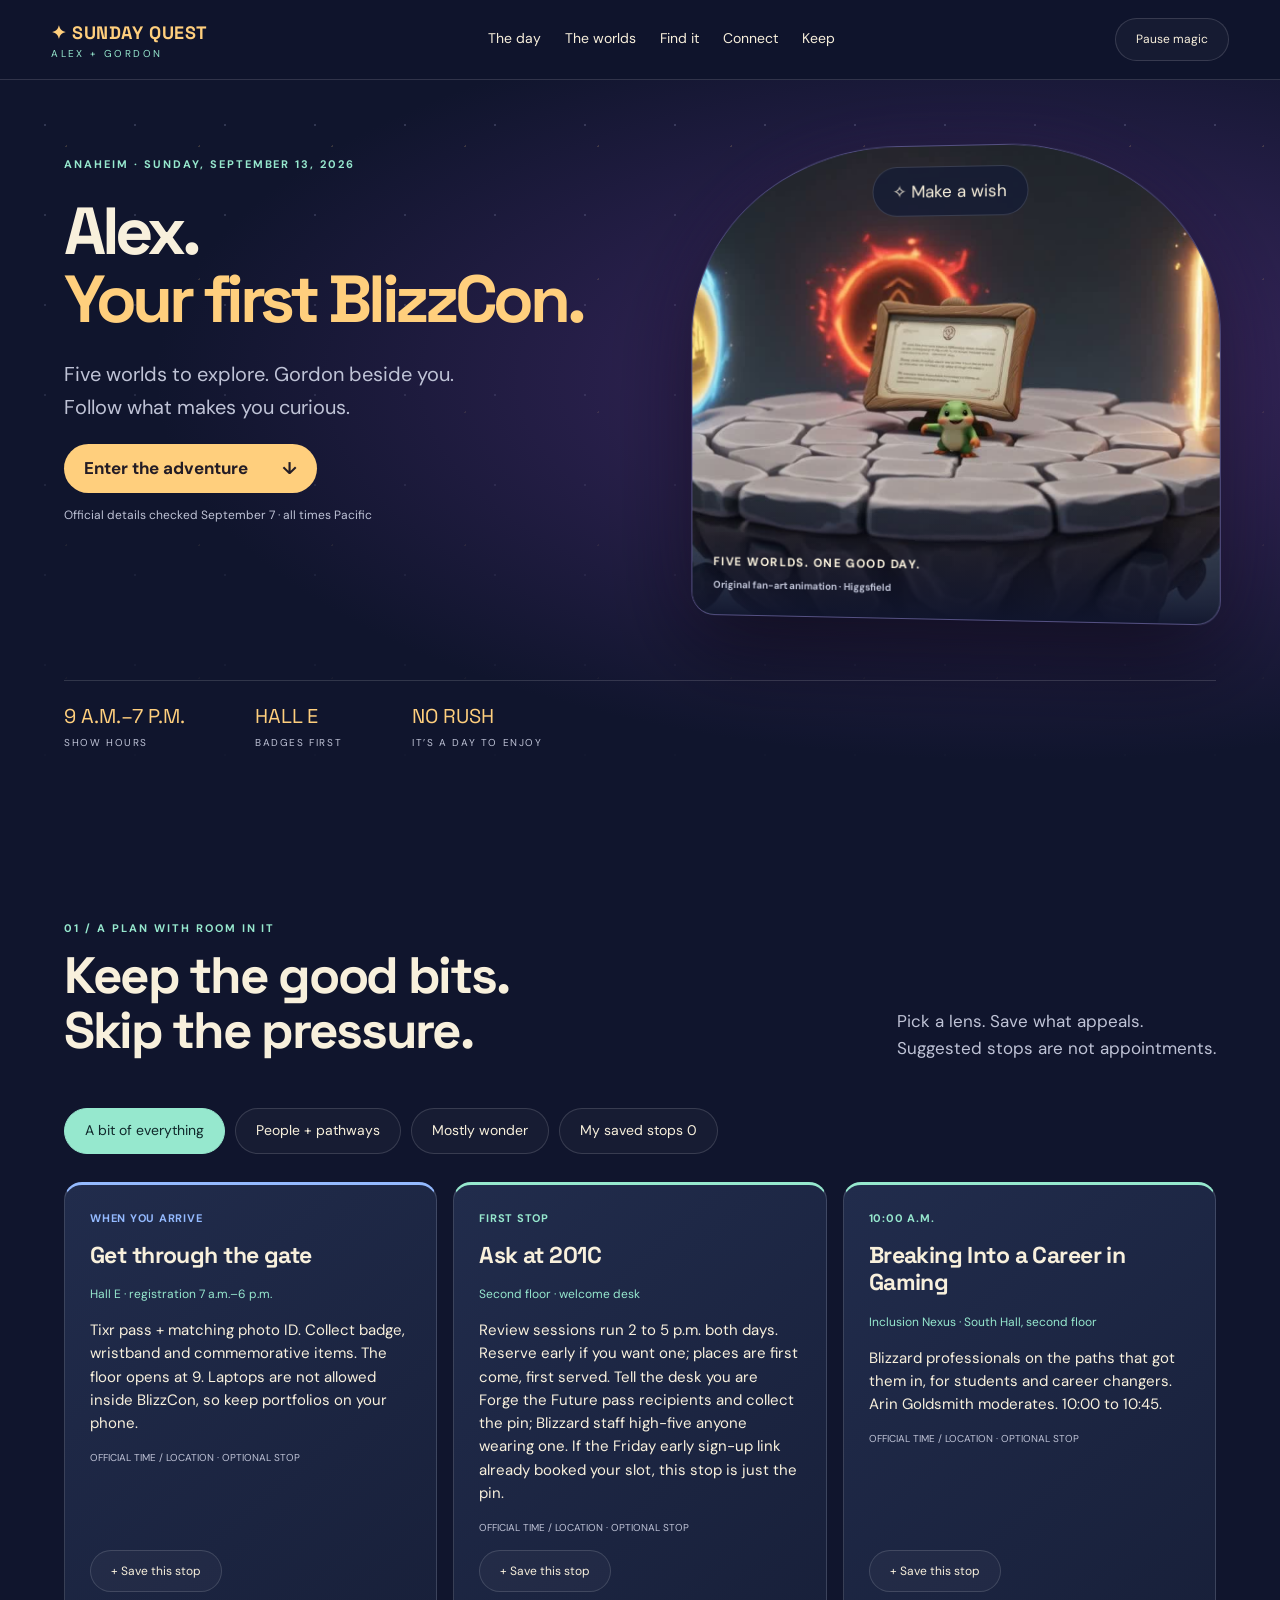
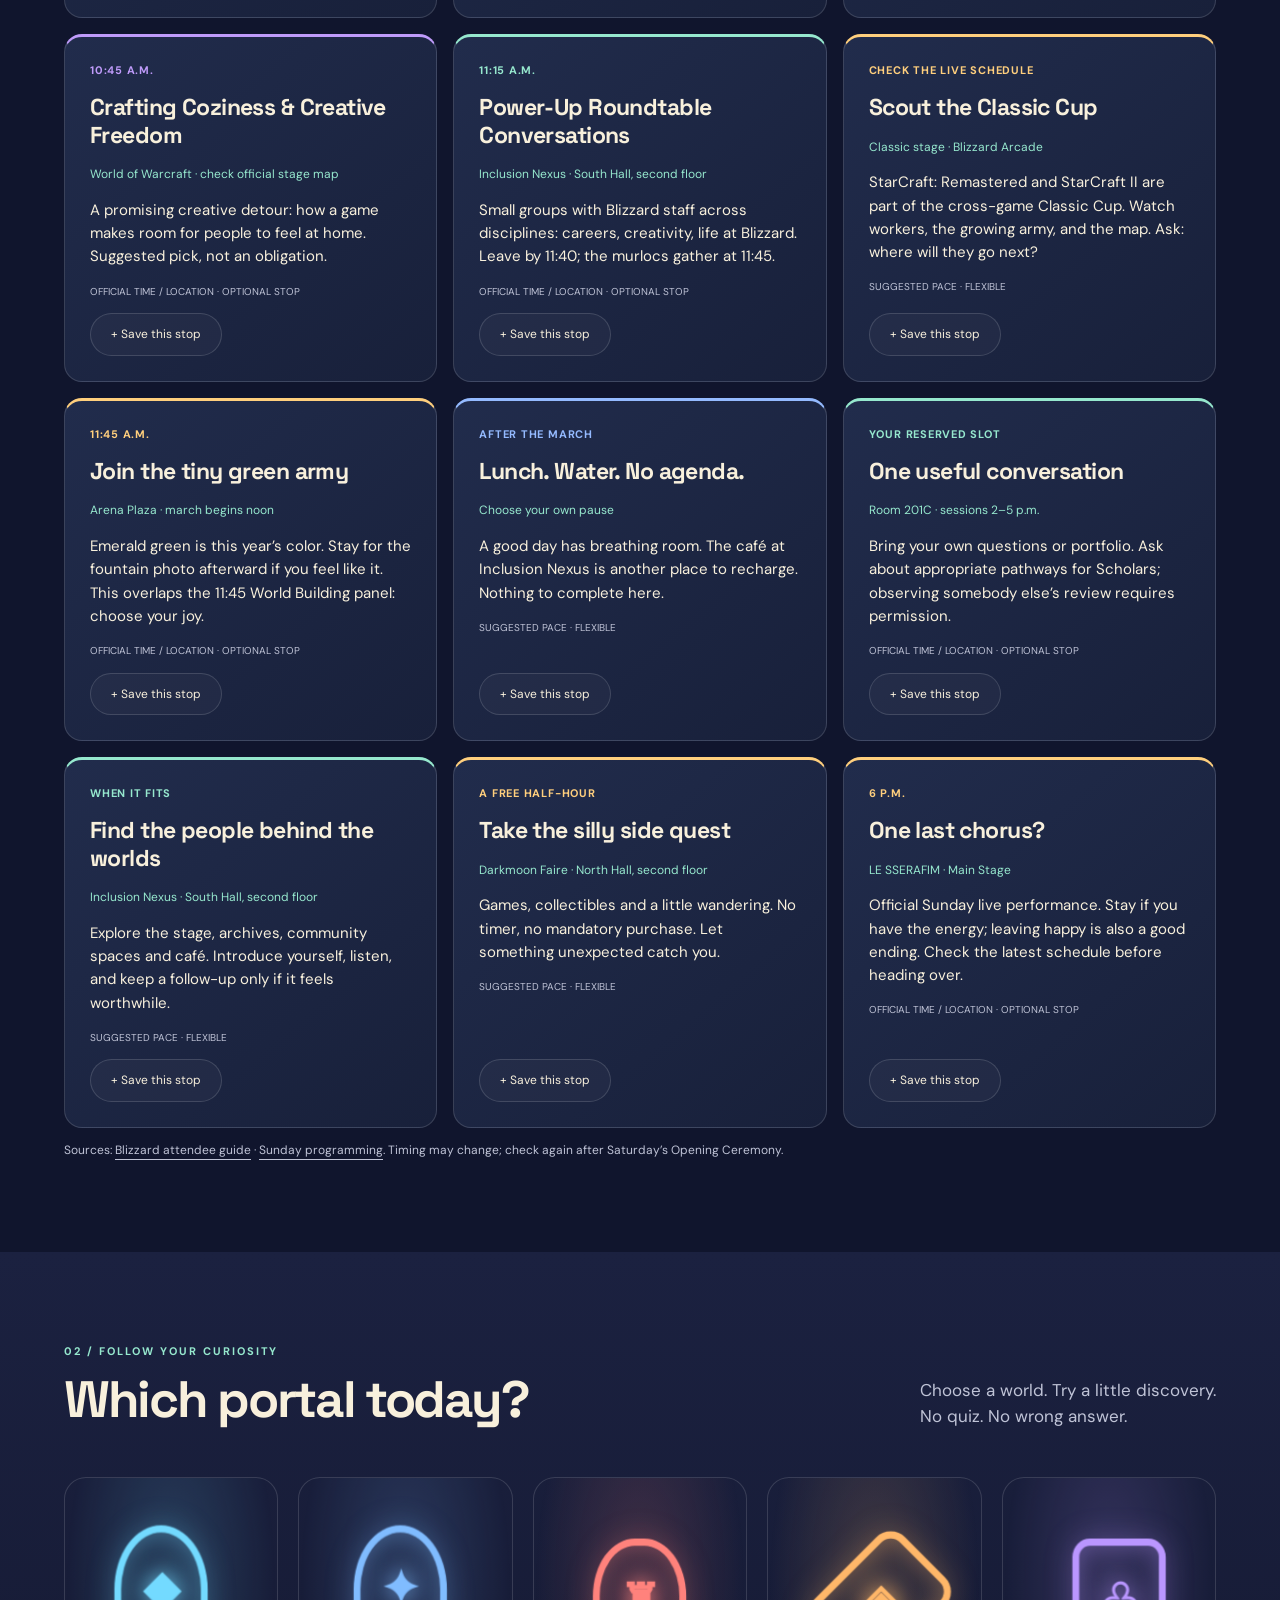
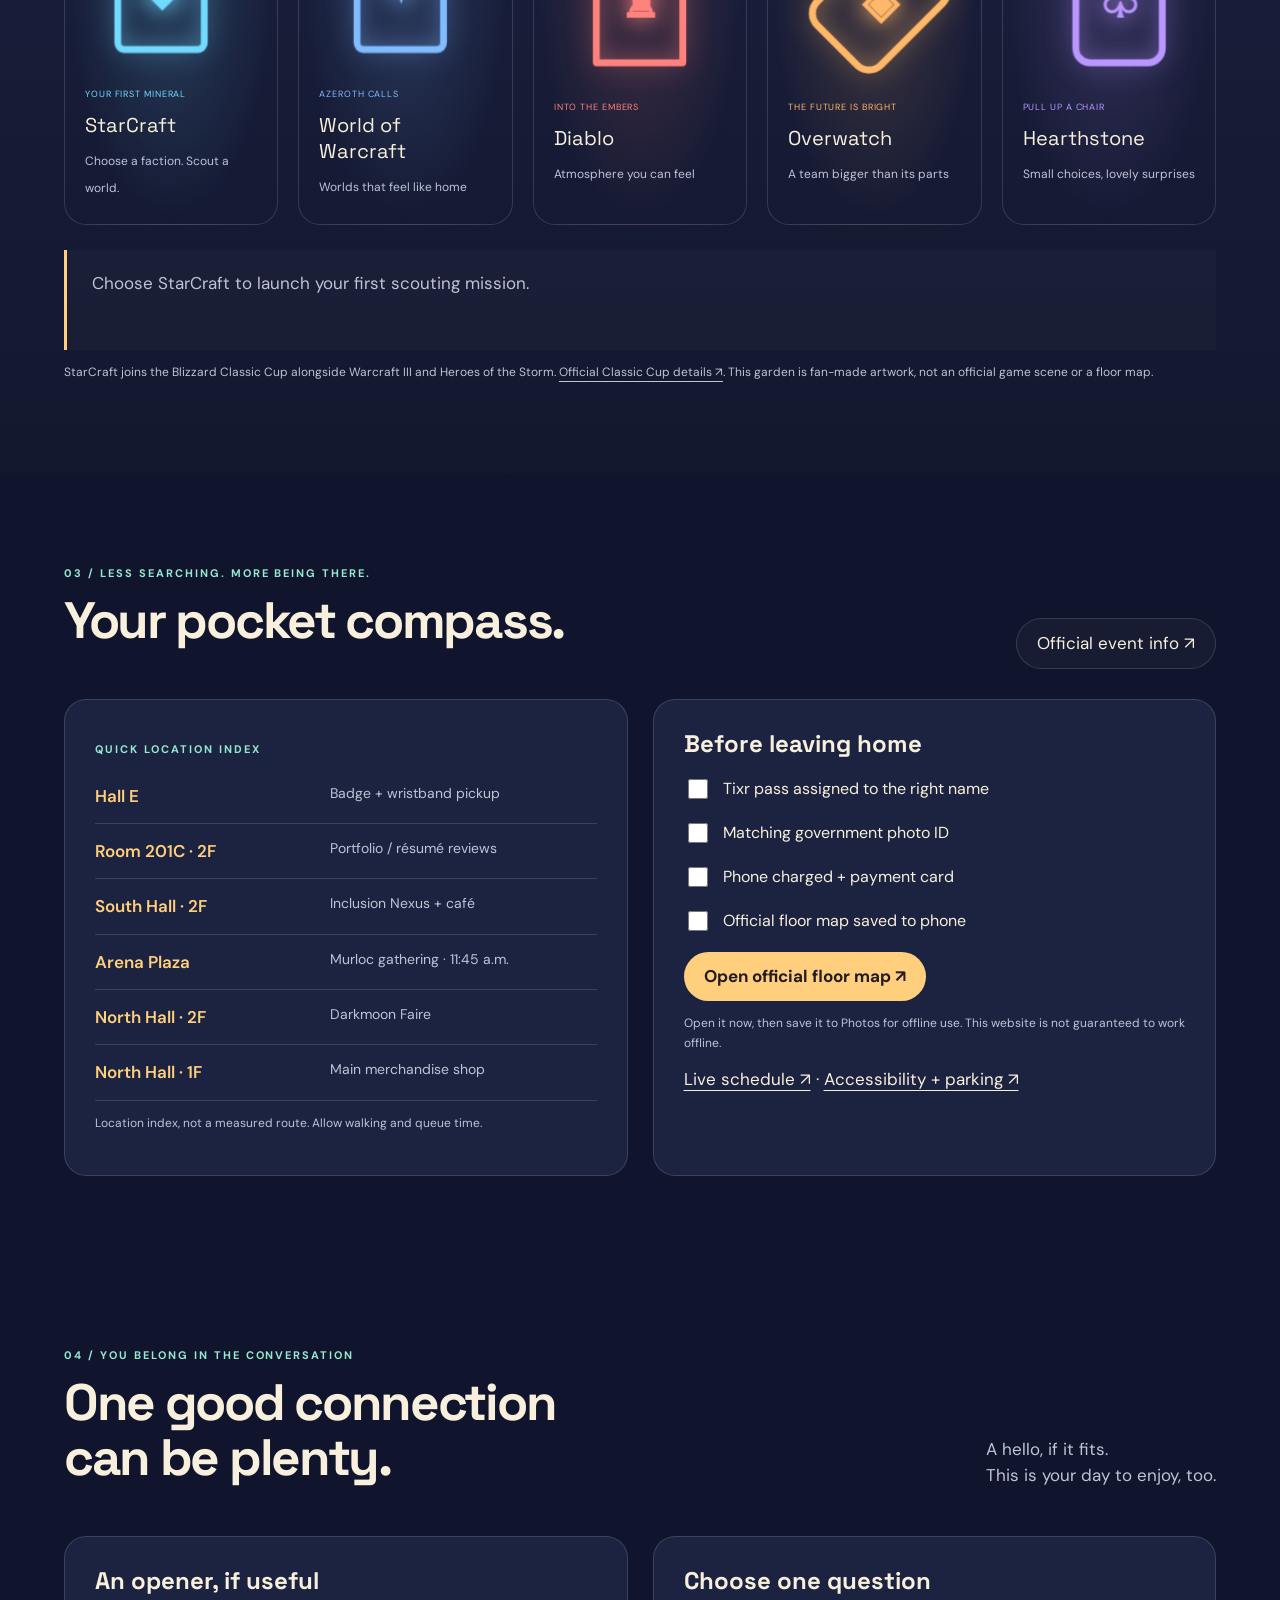
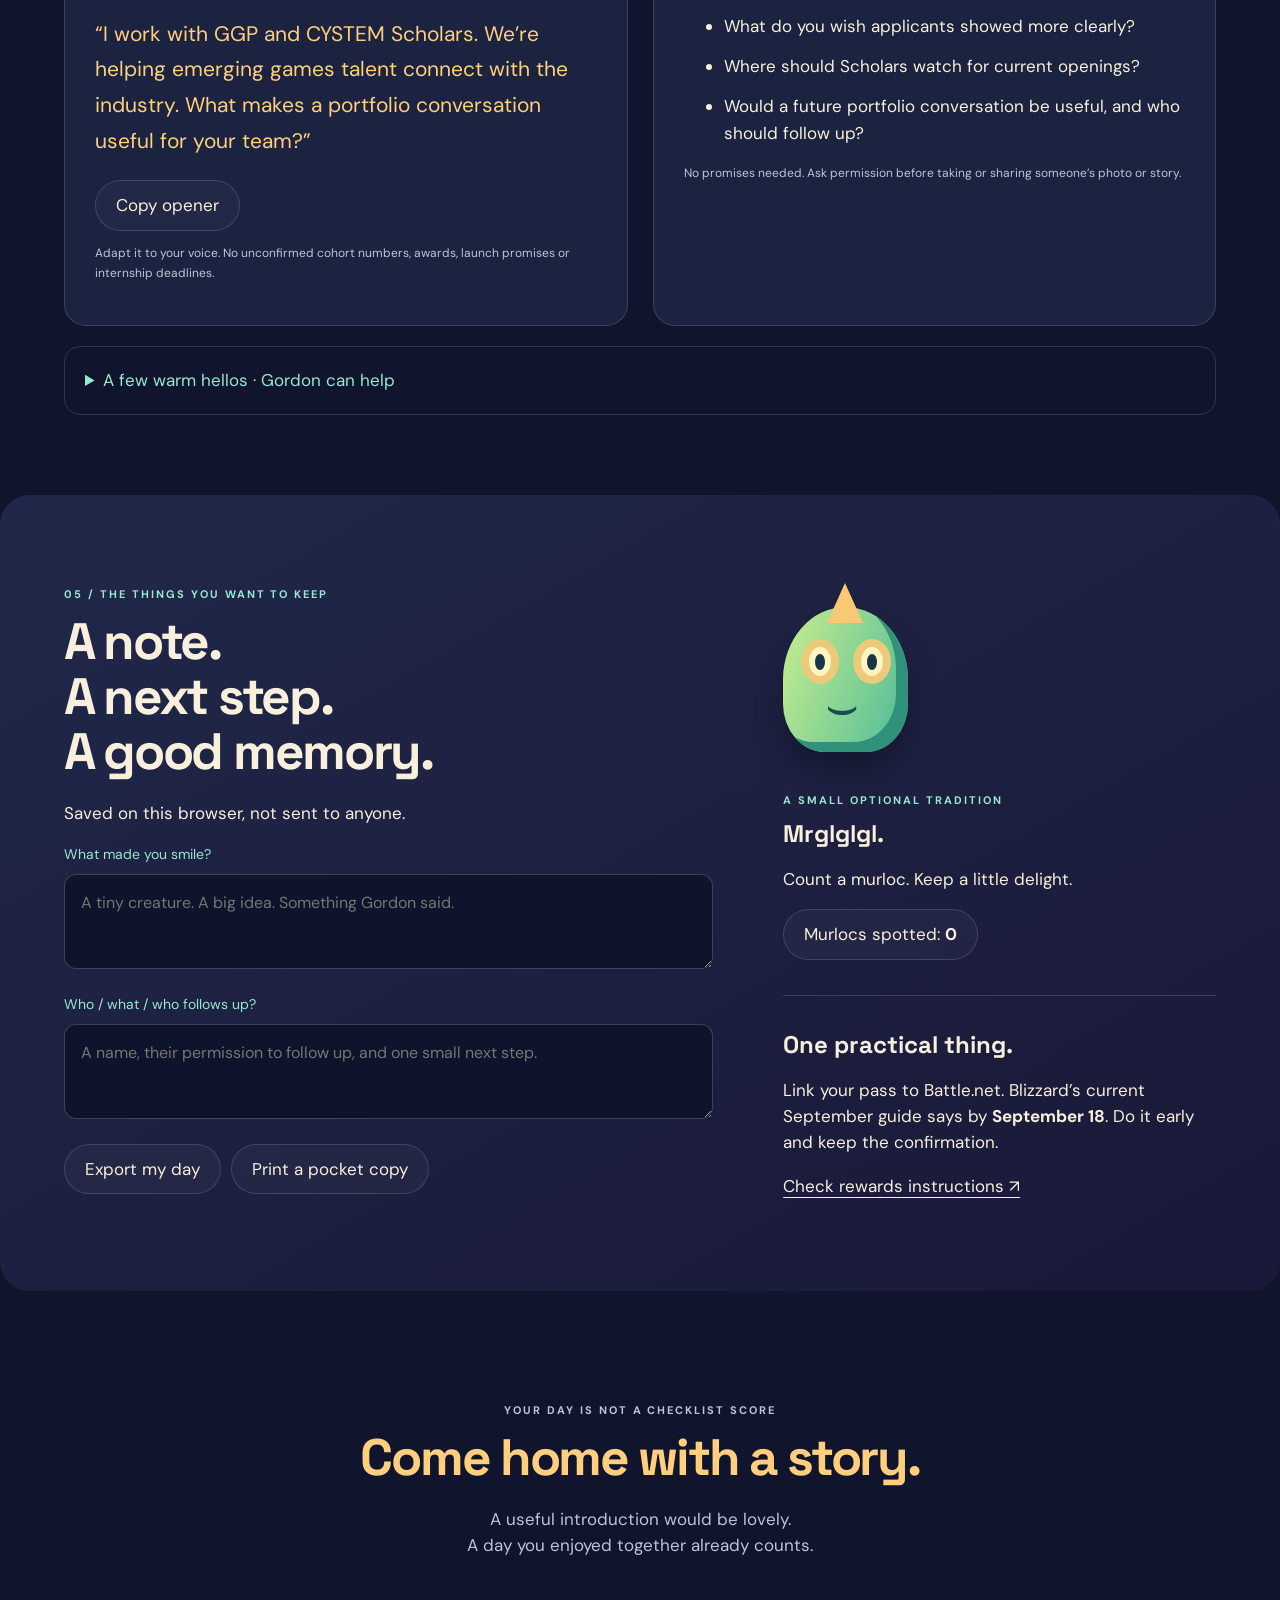
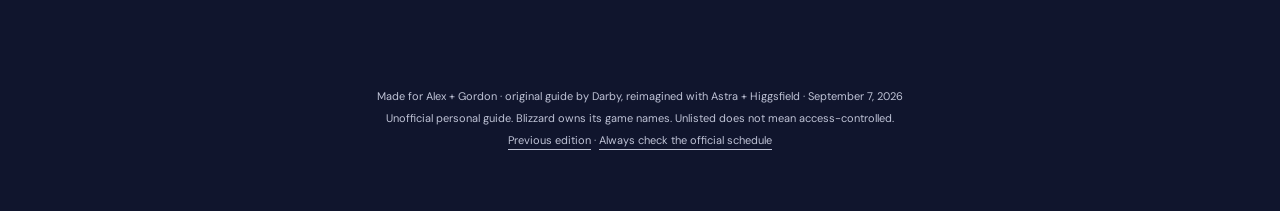
<file: index.html>
<!doctype html><html lang="en"><head><meta charset="utf-8"><meta name="viewport" content="width=device-width,initial-scale=1"><meta name="robots" content="noindex,nofollow,noarchive"><meta name="theme-color" content="#10152d"><meta name="description" content="Alex and Gordon’s BlizzCon Sunday field guide. A little magic, a useful plan, and room to wander."><title>Alex’s Sunday Quest · BlizzCon 2026</title><link rel="stylesheet" href="magic.css"><script defer src="magic.js"></script></head><body>
<a class="skip" href="#plan">Skip to the plan</a><header><a class="brand" href="#home">✦ SUNDAY QUEST <small>ALEX + GORDON</small></a><nav aria-label="Your guide"><a href="#plan">The day</a><a href="#worlds">The worlds</a><a href="#map">Find it</a><a href="#people">Connect</a><a href="#keep">Keep</a></nav><button id="quiet" aria-pressed="false">Pause magic</button></header>
<main><section class="hero" id="home"><div class="stars" aria-hidden="true"></div><div class="intro"><p class="eyebrow">ANAHEIM · SUNDAY, SEPTEMBER 13, 2026</p><h1>Alex.<br><em>Your first BlizzCon.</em></h1><p class="dek">Five worlds to explore. Gordon beside you.<br>Follow what makes you curious.</p><a class="cta" href="#worlds">Enter the adventure <span>↓</span></a><p class="fine">Official details checked September 7 · all times Pacific</p></div><div class="hero-art"><video src="assets/portal-garden.mp4" id="portalFilm" muted playsinline loop preload="metadata" poster="assets/portal-poster.jpg" aria-label="Animated fantasy portal garden"></video><div class="film-label">FIVE WORLDS. ONE GOOD DAY. <span>Original fan-art animation · Higgsfield</span></div><button id="magic" aria-label="Send a little magic">✧ Make a wish</button></div><div class="hero-bottom"><span>9 A.M.–7 P.M. <small>SHOW HOURS</small></span><span>HALL E <small>BADGES FIRST</small></span><span>NO RUSH <small>IT’S A DAY TO ENJOY</small></span></div></section>
<section id="plan"><div class="section-head"><div><p class="eyebrow">01 / A PLAN WITH ROOM IN IT</p><h2>Keep the good bits.<br>Skip the pressure.</h2></div><p>Pick a lens. Save what appeals.<br>Suggested stops are not appointments.</p></div><div class="filters" role="group" aria-label="Day focus"><button data-filter="all" aria-pressed="true">A bit of everything</button><button data-filter="people" aria-pressed="false">People + pathways</button><button data-filter="play" aria-pressed="false">Mostly wonder</button><button data-filter="saved" aria-pressed="false">My saved stops <span id="savedCount">0</span></button></div><div id="quests" class="quests"></div><p class="source-line">Sources: <a href="https://news.blizzard.com/en-us/article/24294065/know-before-you-go-blizzcon-2026-programming-schedule-viewership-guide-floor-map-and-more">Blizzard attendee guide</a> · <a href="https://news.blizzard.com/en-us/article/24294375/blizzcon-2026-is-nearly-here-watch-live-earn-rewards-and-more">Sunday programming</a>. Timing may change; check again after Saturday’s Opening Ceremony.</p></section>
<section id="worlds" class="world-section"><div class="section-head"><div><p class="eyebrow">02 / FOLLOW YOUR CURIOSITY</p><h2>Which portal today?</h2></div><p>Choose a world. Try a little discovery.<br>No quiz. No wrong answer.</p></div><div class="portals"><button class="portal starcraft" data-world="starcraft" aria-expanded="false"><span class="portal-object"><i></i><b>◆</b></span><small>YOUR FIRST MINERAL</small><strong>StarCraft</strong><span>Choose a faction. Scout a world.</span></button>
<button class="portal wow" data-world="wow" aria-expanded="false"><span class="portal-object"><i></i><b>✦</b></span><small>AZEROTH CALLS</small><strong>World of Warcraft</strong><span>Worlds that feel like home</span></button>
<button class="portal diablo" data-world="diablo" aria-expanded="false"><span class="portal-object"><i></i><b>♜</b></span><small>INTO THE EMBERS</small><strong>Diablo</strong><span>Atmosphere you can feel</span></button>
<button class="portal overwatch" data-world="overwatch" aria-expanded="false"><span class="portal-object"><i></i><b>◈</b></span><small>THE FUTURE IS BRIGHT</small><strong>Overwatch</strong><span>A team bigger than its parts</span></button>
<button class="portal hearth" data-world="hearth" aria-expanded="false"><span class="portal-object"><i></i><b>♧</b></span><small>PULL UP A CHAIR</small><strong>Hearthstone</strong><span>Small choices, lovely surprises</span></button></div><div id="worldDetail" class="world-detail" role="status">Choose StarCraft to launch your first scouting mission.</div><p class="fine">StarCraft joins the Blizzard Classic Cup alongside Warcraft III and Heroes of the Storm. <a href="https://news.blizzard.com/en-us/article/24288220/blizzcon-2026-esports-update-classic-cup-players-revealed">Official Classic Cup details ↗</a>. This garden is fan-made artwork, not an official game scene or a floor map.</p></section>
<section id="map"><div class="section-head"><div><p class="eyebrow">03 / LESS SEARCHING. MORE BEING THERE.</p><h2>Your pocket compass.</h2></div><a class="button" href="https://blizzcon.com/en-us/event/">Official event info ↗</a></div><div class="compass"><div class="map-card"><p class="eyebrow">QUICK LOCATION INDEX</p><dl><div><dt>Hall E</dt><dd>Badge + wristband pickup</dd></div><div><dt>Room 201C · 2F</dt><dd>Portfolio / résumé reviews</dd></div><div><dt>South Hall · 2F</dt><dd>Inclusion Nexus + café</dd></div><div><dt>Arena Plaza</dt><dd>Murloc gathering · 11:45 a.m.</dd></div><div><dt>North Hall · 2F</dt><dd>Darkmoon Faire</dd></div><div><dt>North Hall · 1F</dt><dd>Main merchandise shop</dd></div></dl><p class="fine">Location index, not a measured route. Allow walking and queue time.</p></div><div class="map-card useful"><h3>Before leaving home</h3><label><input type="checkbox" data-check="pass"> Tixr pass assigned to the right name</label><label><input type="checkbox" data-check="id"> Matching government photo ID</label><label><input type="checkbox" data-check="charge"> Phone charged + payment card</label><label><input type="checkbox" data-check="map"> Official floor map saved to phone</label><a class="cta" href="https://bnetcmsus-a.akamaihd.net/cms/gallery/mw/MW1J6WF0V7T41788217357398.png" target="_blank" rel="noopener">Open official floor map ↗</a><p class="fine">Open it now, then save it to Photos for offline use. This website is not guaranteed to work offline.</p><a href="https://blizzcon.com/en-us/schedule/">Live schedule ↗</a> · <a href="https://blizzcon.com/en-us/event/">Accessibility + parking ↗</a></div></div></section>
<section id="people"><div class="section-head"><div><p class="eyebrow">04 / YOU BELONG IN THE CONVERSATION</p><h2>One good connection<br>can be plenty.</h2></div><p>A hello, if it fits.<br>This is your day to enjoy, too.</p></div><div class="conversation"><div><h3>An opener, if useful</h3><p class="quote">“I work with GGP and CYSTEM Scholars. We’re helping emerging games talent connect with the industry. What makes a portfolio conversation useful for your team?”</p><button id="copyOpener">Copy opener</button><p class="fine">Adapt it to your voice. No unconfirmed cohort numbers, awards, launch promises or internship deadlines.</p></div><div><h3>Choose one question</h3><ul><li>What do you wish applicants showed more clearly?</li><li>Where should Scholars watch for current openings?</li><li>Would a future portfolio conversation be useful, and who should follow up?</li></ul><p class="fine">No promises needed. Ask permission before taking or sharing someone’s photo or story.</p></div></div><details><summary>A few warm hellos · Gordon can help</summary><div class="people-grid"><p><strong>Arin Goldsmith</strong><br>Thank the team for the GGP passes.</p><p><strong>Cat Kiengsiri / Crystal Mora</strong><br>Crystal has posted that she is participating in BlizzCon portfolio reviews. Her Sunday availability, and Cat’s attendance, still need checking.</p><p><strong>Lexie Cole / Jessie Brown</strong><br>Ask about a future talent connection.</p><p><strong>Spike Fu</strong><br>Your CYSTEM connection to Blizzard Cinematics. Ask Gordon to check Sunday availability.</p><p><strong>Dani Merrithew</strong><br>Warcraft quest design. LinkedIn signals BlizzCon attendance; Sunday timing is unconfirmed.</p><p><strong>Jeffrey Yohalem</strong><br>Storytelling through Gordon’s friendship and USC connection. Attendance needs checking.</p><p><strong>Floyd Broadnax</strong><br>Gordon to confirm Sunday plans directly.</p></div><p class="fine">Carried from the existing private-trip guide and correspondence research. No meeting or current title is assumed; check directly. Names are not a public attendance list.</p></details></section>
<section id="keep" class="keep"><div><p class="eyebrow">05 / THE THINGS YOU WANT TO KEEP</p><h2>A note.<br>A next step.<br>A good memory.</h2><p>Saved on this browser, not sent to anyone.</p><label for="memory">What made you smile?</label><textarea id="memory" placeholder="A tiny creature. A big idea. Something Gordon said."></textarea><label for="followup">Who / what / who follows up?</label><textarea id="followup" placeholder="A name, their permission to follow up, and one small next step."></textarea><div class="actions"><button id="export">Export my day</button><button id="print">Print a pocket copy</button></div><p id="status" role="status"></p></div><aside><div class="murloc" aria-hidden="true"><i></i><i></i><span>⌣</span></div><p class="eyebrow">A SMALL OPTIONAL TRADITION</p><h3>Mrglglgl.</h3><p>Count a murloc. Keep a little delight.</p><button id="mur">Murlocs spotted: <b id="murCount">0</b></button><hr><h3>One practical thing.</h3><p>Link your pass to Battle.net. Blizzard’s current September guide says by <strong>September 18</strong>. Do it early and keep the confirmation.</p><a href="https://news.blizzard.com/en-us/article/24294375/blizzcon-2026-is-nearly-here-watch-live-earn-rewards-and-more">Check rewards instructions ↗</a></aside></section>
<section class="closing"><p class="eyebrow">YOUR DAY IS NOT A CHECKLIST SCORE</p><h2>Come home with a story.</h2><p>A useful introduction would be lovely.<br>A day you enjoyed together already counts.</p></section><footer>Made for Alex + Gordon · original guide by Darby, reimagined with Astra + Higgsfield · September 7, 2026<br>Unofficial personal guide. Blizzard owns its game names. Unlisted does not mean access-controlled.<br><a href="previous-edition.html">Previous edition</a> · <a href="https://blizzcon.com/en-us/schedule/">Always check the official schedule</a></footer></main></body></html>
</file>
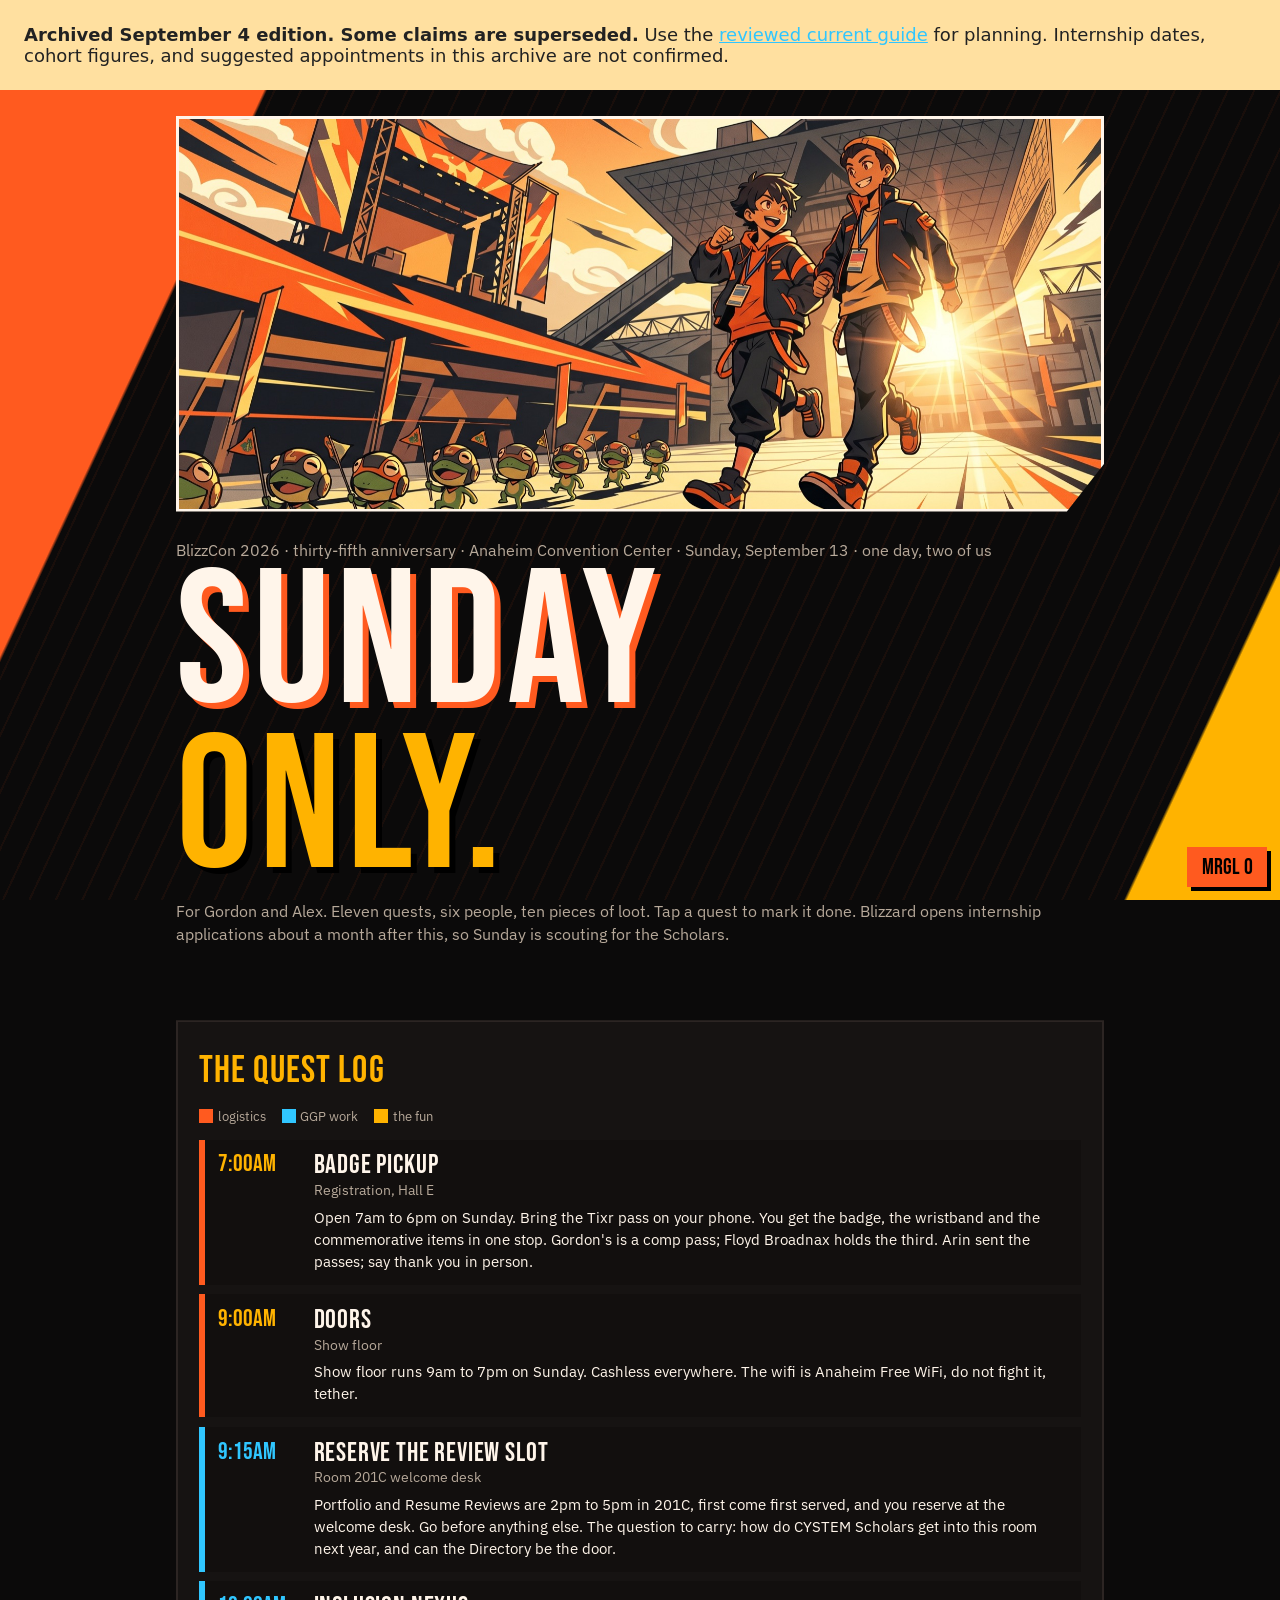
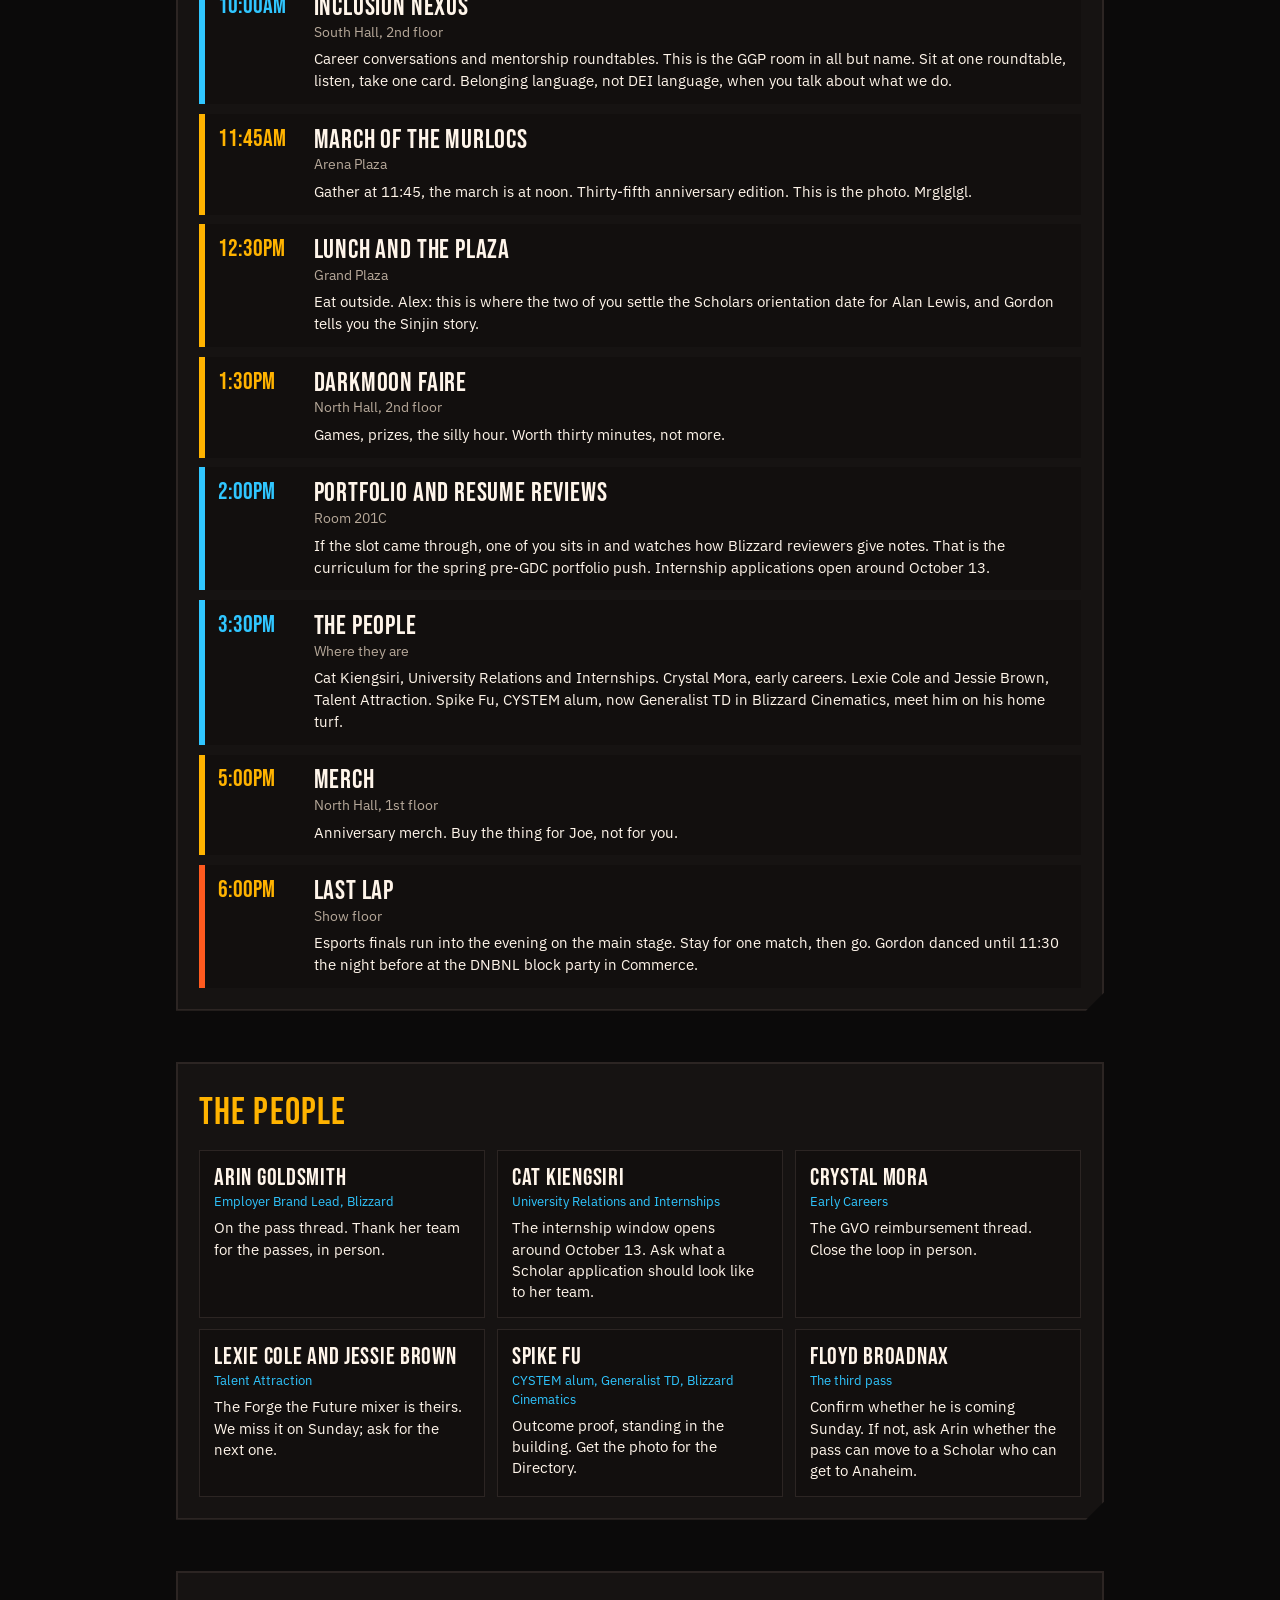
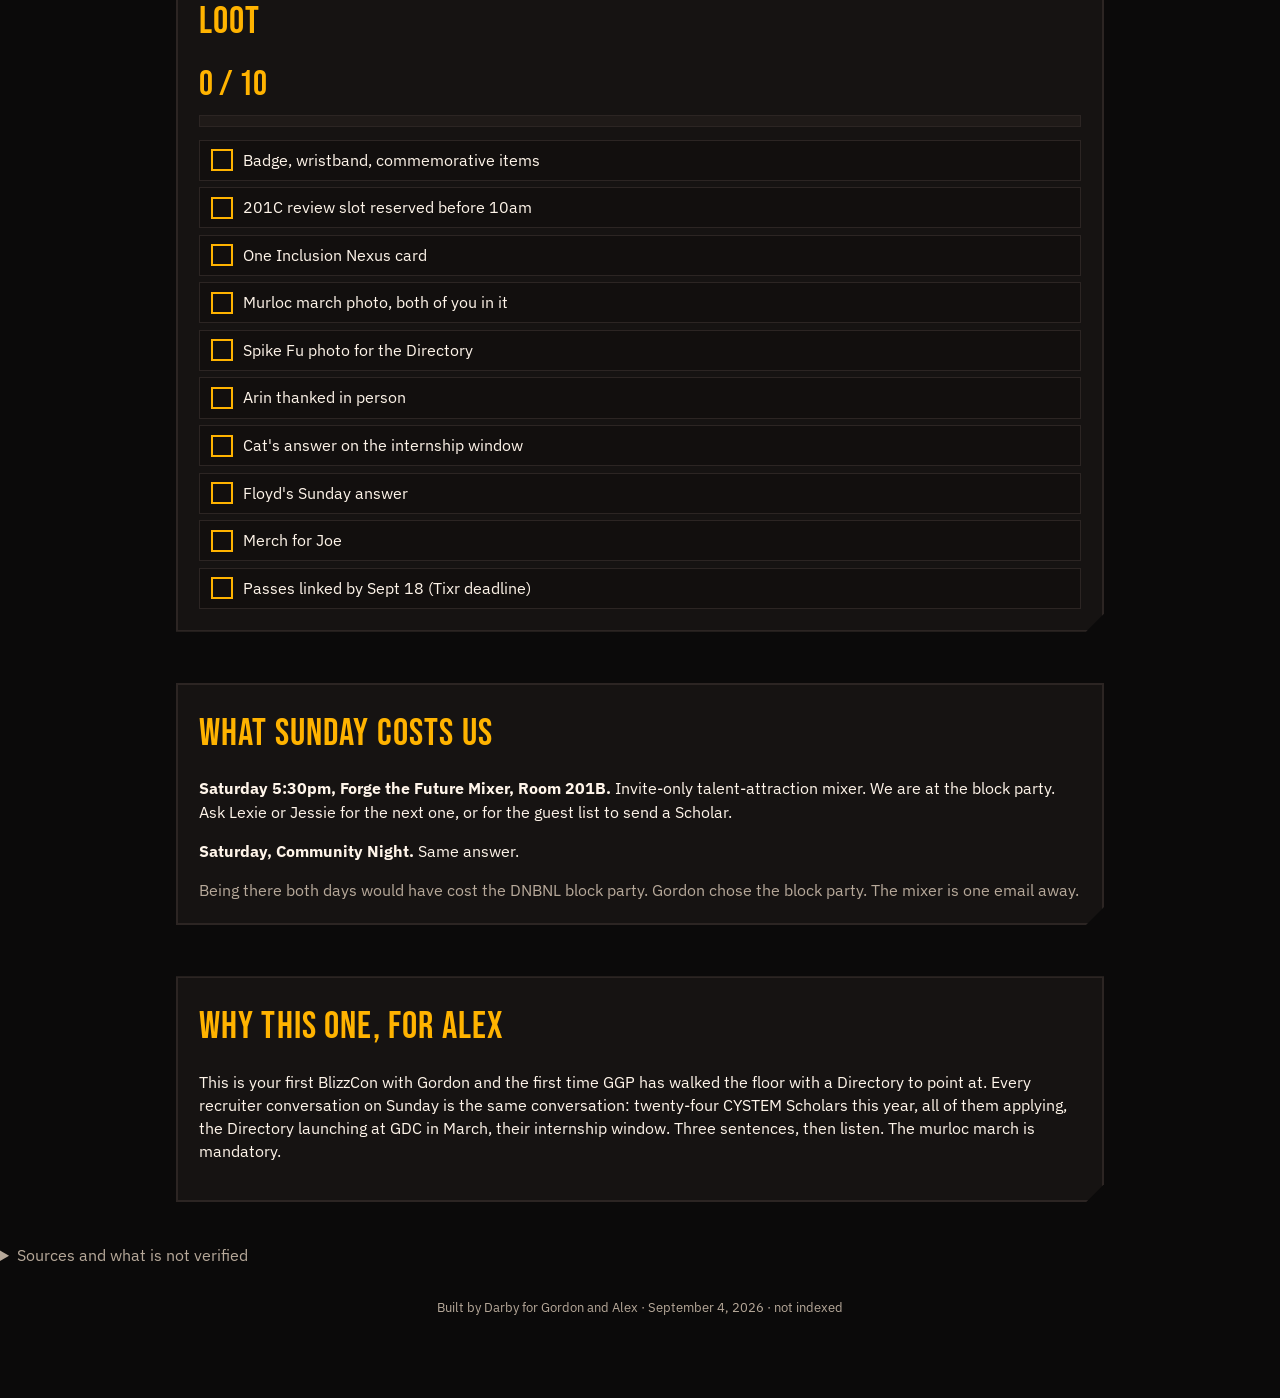
<file: previous-edition.html>
<!doctype html>
<html lang="en">
<head>
<meta charset="utf-8">
<meta name="viewport" content="width=device-width,initial-scale=1,viewport-fit=cover">
<meta name="robots" content="noindex, nofollow, noarchive, noimageindex">
<meta name="color-scheme" content="dark">
<title>BlizzCon Sunday</title>
<link rel="preconnect" href="https://fonts.googleapis.com">
<link href="https://fonts.googleapis.com/css2?family=Bebas+Neue&family=IBM+Plex+Sans:wght@400;600;700&display=swap" rel="stylesheet">
<style>
:root{--bg:#0b0a0a;--ink:#fff5ea;--dim:#b7a99a;--hot:#ff5a1f;--hot2:#ffb300;--cool:#30c6ff;--card:#161312;--line:#2c2523}
*{box-sizing:border-box}html{scroll-behavior:smooth}
body{margin:0;background:var(--bg);color:var(--ink);font-family:"IBM Plex Sans",system-ui,sans-serif;line-height:1.45;overflow-x:hidden}
h1,h2,h3,.big{font-family:"Bebas Neue",Impact,sans-serif;font-weight:400;letter-spacing:.03em}
a{color:var(--cool)}
.cut{position:fixed;inset:0;z-index:0;background:
 linear-gradient(115deg,var(--hot) 0 18%,transparent 18.2%),
 linear-gradient(295deg,var(--hot2) 0 9%,transparent 9.2%),
 repeating-linear-gradient(115deg,transparent 0 22px,rgba(255,90,31,.06) 22px 24px);
 pointer-events:none}
main{position:relative;z-index:1}
section{max-width:960px;margin:0 auto;padding:1.6rem 1rem}
.hero{min-height:92vh;display:flex;flex-direction:column;justify-content:flex-end;padding-bottom:3rem}
.hero h1{font-size:clamp(4rem,16vw,12rem);line-height:.86;margin:0;text-shadow:6px 6px 0 var(--hot)}
.hero h1 span{display:block;color:var(--hot2);text-shadow:6px 6px 0 #000}
.kick{color:var(--dim);margin:.5rem 0 0;font-size:1rem}
.hero img{width:100%;max-height:44vh;object-fit:cover;border:3px solid var(--ink);box-shadow:12px 12px 0 var(--hot);margin-bottom:1.2rem;clip-path:polygon(0 0,100% 0,100% 88%,96% 100%,0 100%)}
.panel{background:var(--card);border:2px solid var(--line);padding:1.3rem;clip-path:polygon(0 0,100% 0,100% calc(100% - 18px),calc(100% - 18px) 100%,0 100%)}
.panel h2{font-size:2.4rem;margin:0 0 .6rem;color:var(--hot2)}
.tl{position:relative;display:grid;gap:.6rem}
.q{display:grid;grid-template-columns:5.2rem 1fr;gap:.8rem;padding:.8rem;border-left:6px solid var(--hot);background:#120f0e;cursor:pointer;transition:transform .12s}
.q:hover{transform:translateX(4px)}
.q.ggp{border-color:var(--cool)}.q.fun{border-color:var(--hot2)}
.q .t{font-family:"Bebas Neue";font-size:1.5rem;line-height:1;color:var(--hot2)}
.q.ggp .t{color:var(--cool)}
.q h3{margin:0;font-size:1.7rem;line-height:1}
.q .w{color:var(--dim);font-size:.85rem;margin:.1rem 0 .3rem}
.q p{margin:0;font-size:.95rem}
.q.done{opacity:.45;text-decoration:line-through}
.legend{display:flex;gap:1rem;flex-wrap:wrap;font-size:.8rem;color:var(--dim);margin:.4rem 0 .8rem}
.legend i{display:inline-block;width:14px;height:14px;vertical-align:-2px;margin-right:.3rem}
.grid{display:grid;grid-template-columns:repeat(auto-fit,minmax(240px,1fr));gap:.7rem}
.card{background:#120f0e;border:1px solid var(--line);padding:.9rem}
.card h3{margin:0;font-size:1.5rem;line-height:1.05}
.card .w{color:var(--cool);font-size:.8rem;margin:.15rem 0 .35rem}
.card p{margin:0;font-size:.92rem}
.loot{list-style:none;padding:0;margin:0;display:grid;gap:.4rem}
.loot li{display:flex;gap:.6rem;align-items:center;padding:.5rem .7rem;background:#120f0e;border:1px solid var(--line);cursor:pointer}
.loot li::before{content:"";width:18px;height:18px;border:2px solid var(--hot2);flex:none}
.loot li.on{color:var(--dim)}
.loot li.on::before{background:var(--hot2);box-shadow:inset 0 0 0 3px #120f0e}
.xp{font-family:"Bebas Neue";font-size:2.2rem;color:var(--hot2)}
.bar{height:12px;background:#1f1a18;border:1px solid var(--line);margin:.3rem 0 .8rem}
.bar i{display:block;height:100%;background:linear-gradient(90deg,var(--hot),var(--hot2));width:0;transition:width .3s}
.mur{position:fixed;right:.8rem;bottom:.8rem;z-index:3;background:var(--hot);color:#000;border:0;font-family:"Bebas Neue";font-size:1.4rem;padding:.4rem .9rem;cursor:pointer;box-shadow:4px 4px 0 #000}
.mur.big{transform:scale(1.15)}
details{margin-top:1rem}summary{cursor:pointer;color:var(--dim)}
footer{color:var(--dim);font-size:.8rem;text-align:center;padding:2rem 1rem 5rem}
@media (max-width:600px){.q{grid-template-columns:1fr}.hero h1{text-shadow:4px 4px 0 var(--hot)}}
</style>
</head>
<body><aside style="position:relative;z-index:10;background:#ffe0a0;color:#222;padding:24px;font:18px system-ui"><strong>Archived September 4 edition. Some claims are superseded.</strong> Use the <a href="index.html">reviewed current guide</a> for planning. Internship dates, cohort figures, and suggested appointments in this archive are not confirmed.</aside>
<div class="cut"></div>
<main>
<section class="hero">
  <img src="assets/hero.jpg" alt="Two friends walk into a convention hall while murlocs march across the plaza" onerror="this.style.display='none'">
  <p class="kick">BlizzCon 2026 · thirty-fifth anniversary · Anaheim Convention Center · Sunday, September 13 · one day, two of us</p>
  <h1>Sunday<span>only.</span></h1>
  <p class="kick">For Gordon and Alex. Eleven quests, six people, ten pieces of loot. Tap a quest to mark it done. Blizzard opens internship applications about a month after this, so Sunday is scouting for the Scholars.</p>
</section>

<section><div class="panel">
  <h2>The quest log</h2>
  <div class="legend"><span><i style="background:var(--hot)"></i>logistics</span><span><i style="background:var(--cool)"></i>GGP work</span><span><i style="background:var(--hot2)"></i>the fun</span></div>
  <div class="tl" id="tl"><div class="q main" data-i="0"><div class="t">7:00am</div><div><h3>Badge pickup</h3><div class="w">Registration, Hall E</div><p>Open 7am to 6pm on Sunday. Bring the Tixr pass on your phone. You get the badge, the wristband and the commemorative items in one stop. Gordon&#x27;s is a comp pass; Floyd Broadnax holds the third. Arin sent the passes; say thank you in person.</p></div></div><div class="q main" data-i="1"><div class="t">9:00am</div><div><h3>Doors</h3><div class="w">Show floor</div><p>Show floor runs 9am to 7pm on Sunday. Cashless everywhere. The wifi is Anaheim Free WiFi, do not fight it, tether.</p></div></div><div class="q ggp" data-i="2"><div class="t">9:15am</div><div><h3>Reserve the review slot</h3><div class="w">Room 201C welcome desk</div><p>Portfolio and Resume Reviews are 2pm to 5pm in 201C, first come first served, and you reserve at the welcome desk. Go before anything else. The question to carry: how do CYSTEM Scholars get into this room next year, and can the Directory be the door.</p></div></div><div class="q ggp" data-i="3"><div class="t">10:00am</div><div><h3>Inclusion Nexus</h3><div class="w">South Hall, 2nd floor</div><p>Career conversations and mentorship roundtables. This is the GGP room in all but name. Sit at one roundtable, listen, take one card. Belonging language, not DEI language, when you talk about what we do.</p></div></div><div class="q fun" data-i="4"><div class="t">11:45am</div><div><h3>March of the Murlocs</h3><div class="w">Arena Plaza</div><p>Gather at 11:45, the march is at noon. Thirty-fifth anniversary edition. This is the photo. Mrglglgl.</p></div></div><div class="q fun" data-i="5"><div class="t">12:30pm</div><div><h3>Lunch and the plaza</h3><div class="w">Grand Plaza</div><p>Eat outside. Alex: this is where the two of you settle the Scholars orientation date for Alan Lewis, and Gordon tells you the Sinjin story.</p></div></div><div class="q fun" data-i="6"><div class="t">1:30pm</div><div><h3>Darkmoon Faire</h3><div class="w">North Hall, 2nd floor</div><p>Games, prizes, the silly hour. Worth thirty minutes, not more.</p></div></div><div class="q ggp" data-i="7"><div class="t">2:00pm</div><div><h3>Portfolio and Resume Reviews</h3><div class="w">Room 201C</div><p>If the slot came through, one of you sits in and watches how Blizzard reviewers give notes. That is the curriculum for the spring pre-GDC portfolio push. Internship applications open around October 13.</p></div></div><div class="q ggp" data-i="8"><div class="t">3:30pm</div><div><h3>The people</h3><div class="w">Where they are</div><p>Cat Kiengsiri, University Relations and Internships. Crystal Mora, early careers. Lexie Cole and Jessie Brown, Talent Attraction. Spike Fu, CYSTEM alum, now Generalist TD in Blizzard Cinematics, meet him on his home turf.</p></div></div><div class="q fun" data-i="9"><div class="t">5:00pm</div><div><h3>Merch</h3><div class="w">North Hall, 1st floor</div><p>Anniversary merch. Buy the thing for Joe, not for you.</p></div></div><div class="q main" data-i="10"><div class="t">6:00pm</div><div><h3>Last lap</h3><div class="w">Show floor</div><p>Esports finals run into the evening on the main stage. Stay for one match, then go. Gordon danced until 11:30 the night before at the DNBNL block party in Commerce.</p></div></div></div>
</div></section>

<section><div class="panel">
  <h2>The people</h2>
  <div class="grid"><div class="card"><h3>Arin Goldsmith</h3><div class="w">Employer Brand Lead, Blizzard</div><p>On the pass thread. Thank her team for the passes, in person.</p></div><div class="card"><h3>Cat Kiengsiri</h3><div class="w">University Relations and Internships</div><p>The internship window opens around October 13. Ask what a Scholar application should look like to her team.</p></div><div class="card"><h3>Crystal Mora</h3><div class="w">Early Careers</div><p>The GVO reimbursement thread. Close the loop in person.</p></div><div class="card"><h3>Lexie Cole and Jessie Brown</h3><div class="w">Talent Attraction</div><p>The Forge the Future mixer is theirs. We miss it on Sunday; ask for the next one.</p></div><div class="card"><h3>Spike Fu</h3><div class="w">CYSTEM alum, Generalist TD, Blizzard Cinematics</div><p>Outcome proof, standing in the building. Get the photo for the Directory.</p></div><div class="card"><h3>Floyd Broadnax</h3><div class="w">The third pass</div><p>Confirm whether he is coming Sunday. If not, ask Arin whether the pass can move to a Scholar who can get to Anaheim.</p></div></div>
</div></section>

<section><div class="panel">
  <h2>Loot</h2>
  <div class="xp" id="xp">0 / 10</div><div class="bar"><i id="bar"></i></div>
  <ul class="loot" id="loot"><li>Badge, wristband, commemorative items</li><li>201C review slot reserved before 10am</li><li>One Inclusion Nexus card</li><li>Murloc march photo, both of you in it</li><li>Spike Fu photo for the Directory</li><li>Arin thanked in person</li><li>Cat&#x27;s answer on the internship window</li><li>Floyd&#x27;s Sunday answer</li><li>Merch for Joe</li><li>Passes linked by Sept 18 (Tixr deadline)</li></ul>
</div></section>

<section><div class="panel">
  <h2>What Sunday costs us</h2>
  <p><b>Saturday 5:30pm, Forge the Future Mixer, Room 201B.</b> Invite-only talent-attraction mixer. We are at the block party. Ask Lexie or Jessie for the next one, or for the guest list to send a Scholar.</p><p><b>Saturday, Community Night.</b> Same answer.</p>
  <p class="kick">Being there both days would have cost the DNBNL block party. Gordon chose the block party. The mixer is one email away.</p>
</div></section>

<section><div class="panel">
  <h2>Why this one, for Alex</h2>
  <p>This is your first BlizzCon with Gordon and the first time GGP has walked the floor with a Directory to point at. Every recruiter conversation on Sunday is the same conversation: twenty-four CYSTEM Scholars this year, all of them applying, the Directory launching at GDC in March, their internship window. Three sentences, then listen. The murloc march is mandatory.</p>
</div></section>

<details><summary>Sources and what is not verified</summary>
<section><div class="panel">
<ul>
<li>Sunday hours, registration in Hall E, Portfolio and Resume Reviews in 201C from 2 to 5, Inclusion Nexus on the South Hall second floor, March of the Murlocs at 11:45, Darkmoon Faire, merch, cashless, wifi, and the September 18 pass-linking deadline: BlizzCon attendee emails in Gordon's Gmail, August and September 2026.</li>
<li>Pass: Tixr order for a comp pass; Floyd Broadnax named on the third pass in the same thread.</li>
<li>People: Gordon's email threads with Blizzard talent and university relations, 2026. Titles are as they signed their emails; verify on the badge.</li>
<li>Spike Fu's role: his own LinkedIn as read for the Scholars outcomes file.</li>
<li>Internship window "about October 13": from the Directory research notes, not from Blizzard directly.</li>
<li>Not verified: room numbers can move, the Sunday esports schedule, whether the Inclusion Nexus roundtables run all day, parking and the drive from Los Angeles.</li>
</ul>
</div></section>
</details>
<footer>Built by Darby for Gordon and Alex · September 4, 2026 · not indexed</footer>
</main>
<button class="mur" id="mur" aria-label="murloc">Mrgl 0</button>
<script>
const ls=(k,d)=>{try{return JSON.parse(localStorage.getItem(k))??d}catch(e){return d}};
const ss=(k,v)=>{try{localStorage.setItem(k,JSON.stringify(v))}catch(e){}};
let done=ls('bz.done',[]);document.querySelectorAll('.q').forEach(q=>{q.classList.toggle('done',done.includes(q.dataset.i));q.onclick=()=>{q.classList.toggle('done');done=[...document.querySelectorAll('.q.done')].map(x=>x.dataset.i);ss('bz.done',done);};});
let loot=ls('bz.loot',[]);const li=[...document.querySelectorAll('#loot li')];
function xp(){const n=li.filter(x=>x.classList.contains('on')).length;document.getElementById('xp').textContent=n+' / '+li.length;document.getElementById('bar').style.width=(100*n/li.length)+'%';}
li.forEach((l,i)=>{l.classList.toggle('on',loot.includes(i));l.onclick=()=>{l.classList.toggle('on');loot=li.map((x,j)=>x.classList.contains('on')?j:-1).filter(j=>j>=0);ss('bz.loot',loot);xp();};});xp();
let m=ls('bz.mur',0);const B=document.getElementById('mur');B.textContent='Mrgl '+m;B.onclick=()=>{m++;ss('bz.mur',m);B.textContent=(m%7==0?'MRGLGLGL ':'Mrgl ')+m;B.classList.add('big');setTimeout(()=>B.classList.remove('big'),120);};
</script>
</body>
</html>
</file>
<file: magic.css>
@import url('https://fonts.googleapis.com/css2?family=DM+Sans:wght@400;500;600;700&family=Space+Grotesk:wght@400;500;600;700&display=swap');
:root{--bg:#10152d;--ink:#f8f0dc;--muted:#bfc3d6;--mint:#96e8ce;--gold:#ffcf7d;--line:#ffffff24;--card:#1b2340}*{box-sizing:border-box}html{scroll-behavior:smooth;scroll-padding-top:100px}body{margin:0;background:var(--bg);color:var(--ink);font:17px/1.55 'DM Sans',sans-serif}h1,h2,h3,.brand{font-family:'Space Grotesk',sans-serif}h1{font-size:clamp(45px,5.2vw,82px);line-height:1.02;letter-spacing:-.065em;margin:25px 0}h1 em{font-style:normal;color:var(--gold)}h2{font-size:clamp(35px,4vw,56px);letter-spacing:-.045em;line-height:1.08;margin:10px 0 20px}h3{font-size:24px;line-height:1.2;margin:0 0 16px}a{color:inherit;text-underline-offset:5px}button,.button,.cta{font:inherit;cursor:pointer;border:1px solid var(--line);border-radius:30px;padding:11px 20px;color:var(--ink);background:#ffffff08;text-decoration:none;display:inline-block}button:hover,.button:hover{background:#ffffff18}button:focus-visible,a:focus-visible,input:focus-visible,textarea:focus-visible{outline:3px solid var(--gold);outline-offset:4px}button[aria-pressed=true]{background:var(--mint);color:#10282b;border-color:var(--mint)}header{position:sticky;top:0;z-index:20;background:#10152df2;backdrop-filter:blur(15px);border-bottom:1px solid var(--line);display:flex;align-items:center;justify-content:space-between;gap:20px;padding:18px 4vw}.brand{font-size:18px;font-weight:bold;text-decoration:none;color:var(--gold);letter-spacing:.03em}.brand small{display:block;font:10px 'DM Sans';letter-spacing:.24em;color:var(--mint)}nav{display:flex;gap:24px;font-size:14px}nav a{text-decoration:none}header button{font-size:12px}.skip{position:fixed;top:-100px;z-index:99;background:var(--gold);color:#10152d;padding:15px}.skip:focus{top:0}section{padding:80px max(5vw,20px);max-width:1500px;margin:auto}.hero{position:relative;max-width:none;padding-top:65px;display:grid;grid-template-columns:1.1fr 1fr;gap:35px;overflow:hidden;background:radial-gradient(ellipse at 80% 40%,#3d2864 0,transparent 60%)}.intro,.hero-art,.hero-bottom{z-index:1}.eyebrow{font-size:11px;letter-spacing:.18em;font-weight:700;color:var(--mint)}.dek{font-size:20px;color:var(--muted);line-height:1.65}.cta{background:var(--gold);color:#231c25;border:0;font-weight:700}.cta span{margin-left:30px}.fine,.source-line{font-size:12px;color:var(--muted);line-height:1.7}.hero-art{align-self:center;position:relative;transform:perspective(1200px) rotateY(-6deg);border:1px solid #bfa7ff55;border-radius:40% 40% 24px 24px;overflow:hidden;box-shadow:0 30px 90px #0009,0 0 75px #aa75ff18;background:#202645;aspect-ratio:1.12}.hero-art video{width:100%;height:100%;object-fit:cover}.film-label{position:absolute;bottom:0;left:0;right:0;padding:55px 22px 22px;background:linear-gradient(transparent,#10152df5);font-size:12px;font-weight:700;letter-spacing:.12em}.film-label span{display:block;font-size:10px;letter-spacing:0;color:var(--muted);margin-top:7px}#magic{position:absolute;top:20px;left:50%;transform:translateX(-50%);background:#151c35cc;white-space:nowrap}.hero-bottom{grid-column:1/-1;display:flex;gap:70px;margin-top:25px;border-top:1px solid var(--line);padding-top:22px;color:var(--gold);font:20px 'Space Grotesk'}.hero-bottom small{display:block;font:10px 'DM Sans';letter-spacing:.16em;color:var(--muted);margin-top:7px}.stars{position:absolute;inset:0;background-image:radial-gradient(#d1d5ff 1px,transparent 1px),radial-gradient(#ffd181 1px,transparent 1px);background-size:90px 90px,133px 133px;opacity:.18;mask-image:linear-gradient(#000,transparent);animation:drift 20s linear infinite}.section-head{display:flex;justify-content:space-between;align-items:end;gap:25px;margin-bottom:30px}.section-head>p{color:var(--muted)}.filters{display:flex;gap:10px;flex-wrap:wrap;margin-bottom:28px;font-size:14px}.quests{display:grid;grid-template-columns:repeat(3,1fr);gap:16px}.quest{background:linear-gradient(140deg,#212c4c,#18203a);border:1px solid var(--line);border-radius:18px;padding:25px;position:relative;display:flex;flex-direction:column;border-top:3px solid var(--accent)}.quest[data-kind=people]{--accent:var(--mint)}.quest[data-kind=play]{--accent:var(--gold)}.quest[data-kind=worlds]{--accent:#bf9bfa}.quest[data-kind=start],.quest[data-kind=rest]{--accent:#94baff}.quest .time{font-size:11px;font-weight:bold;color:var(--accent);letter-spacing:.07em;margin:0 0 15px}.quest h3{font-size:23px;letter-spacing:-.025em}.quest .place{color:var(--mint);font-size:12px;margin:0}.quest p{font-size:15px}.quest button{margin-top:auto;align-self:start;font-size:12px}.badge{font-size:10px;color:var(--muted);margin:0 0 14px}.world-section{background:linear-gradient(180deg,#1b2140,#13172e);max-width:none}.portals{display:grid;grid-template-columns:repeat(4,1fr);gap:20px;perspective:1000px}.portal{--p:#80bcff;border-radius:22px;text-align:left;padding:25px 20px;min-width:0;background:radial-gradient(ellipse at 50% 30%,color-mix(in srgb,var(--p) 18%,transparent),transparent 70%);transition:transform .4s,box-shadow .4s;transform-style:preserve-3d}.portal:hover,.portal[aria-expanded=true]{transform:translateY(-12px) rotateX(5deg);box-shadow:0 25px 40px #0005;border-color:var(--p)}.portal.diablo{--p:#ff827c}.portal.overwatch{--p:#ffb769}.portal.hearth{--p:#ba96ff}.portal small{font-size:9px;letter-spacing:.1em;color:var(--p)}.portal strong{display:block;font:20px 'Space Grotesk';margin:8px 0}.portal>span:last-child{font-size:12px;color:var(--muted)}.portal-object{height:175px;display:flex;justify-content:center;align-items:center;position:relative;transform:translateZ(22px)}.portal-object i{width:95px;height:125px;border:7px solid var(--p);border-radius:50% 50% 10px 10px;box-shadow:0 0 30px color-mix(in srgb,var(--p) 25%,transparent),inset 0 0 25px color-mix(in srgb,var(--p) 40%,transparent);transform:rotateY(-16deg);animation:float 5s ease-in-out infinite}.portal-object b{position:absolute;left:50%;top:50%;transform:translate(-50%,-50%);font-size:46px;color:var(--p);text-shadow:0 0 24px var(--p)}.diablo i{border-radius:45% 45% 4px 4px;animation-delay:-1s}.overwatch i{border-radius:20px;transform:rotate(45deg);animation-delay:-2s}.hearth i{border-radius:18px;animation-delay:-3s}.world-detail{margin-top:25px;min-height:100px;border-left:3px solid var(--gold);padding:20px 25px;background:#ffffff05;color:var(--muted)}.world-detail strong{color:var(--ink)}.compass,.conversation{display:grid;grid-template-columns:1fr 1fr;gap:25px}.map-card,.conversation>div{border:1px solid var(--line);padding:30px;border-radius:22px;background:var(--card)}dl{margin:0}dl>div{padding:14px 0;border-bottom:1px solid var(--line);display:grid;grid-template-columns:1fr 1.2fr;gap:12px}dt{color:var(--gold);font-weight:600}dd{margin:0;font-size:14px;color:var(--muted)}.useful label{display:flex;align-items:center;gap:12px;margin:18px 0;font-size:16px}input[type=checkbox]{accent-color:var(--mint);width:20px;height:20px}.quote{font-size:21px;color:var(--gold);line-height:1.7}li{margin-bottom:14px}details{margin-top:20px;border:1px solid var(--line);padding:20px;border-radius:16px}summary{cursor:pointer;color:var(--mint)}.people-grid{display:grid;grid-template-columns:repeat(3,1fr);gap:20px;font-size:14px}.keep{display:grid;grid-template-columns:1.5fr 1fr;gap:70px;background:linear-gradient(150deg,#202849,#1a1838);border-radius:30px;max-width:1340px}.keep label{display:block;color:var(--mint);margin:18px 0 8px;font-size:14px}textarea{width:100%;min-height:95px;background:#0e142b;color:var(--ink);font:16px/1.5 'DM Sans';border:1px solid #ffffff33;border-radius:12px;padding:16px;resize:vertical}.actions{display:flex;gap:10px;margin-top:18px}.keep aside{align-self:center}hr{border:0;border-top:1px solid var(--line);margin:35px 0}.murloc{width:125px;height:145px;position:relative;border-radius:60% 60% 40% 40%;background:linear-gradient(110deg,#c8ef8e,#4dba99);box-shadow:inset -12px -10px 0 #31927b,0 18px 28px #0004;animation:float 4s ease-in-out infinite;margin:20px 0 40px}.murloc:before{content:'';position:absolute;left:44px;top:-24px;border-left:18px solid transparent;border-right:18px solid transparent;border-bottom:40px solid #fbc975}.murloc i{position:absolute;top:32px;left:18px;width:38px;height:45px;background:#fff5c1;border-radius:50%;border:8px solid #ecca79}.murloc i:after{content:'';position:absolute;width:10px;height:16px;top:7px;left:6px;border-radius:50%;background:#183647}.murloc i:nth-child(2){left:70px}.murloc span{position:absolute;font-size:52px;left:42px;top:58px;color:#174f51}.closing{text-align:center;padding-top:100px}.closing h2{color:var(--gold)}.closing p{color:var(--muted)}footer{text-align:center;color:var(--muted);font-size:11px;line-height:2;padding:30px 20px 60px}.spark{position:fixed;z-index:99;pointer-events:none;color:var(--gold);font-size:25px;animation:spark 1.2s ease-out forwards}@keyframes drift{to{transform:translateY(40px)}}@keyframes float{50%{translate:0 -8px}}@keyframes spark{to{transform:translate(var(--dx),var(--dy)) rotate(150deg);opacity:0}}body.quiet *,body.quiet *:before{animation:none!important;scroll-behavior:auto!important}body.quiet .portal:hover{transform:none}@media(prefers-reduced-motion:reduce){*{animation:none!important;scroll-behavior:auto!important;transition:none!important}}@media(max-width:950px){nav{gap:14px}.hero{grid-template-columns:1fr 1fr;gap:15px}.quests{grid-template-columns:repeat(2,1fr)}.portals{grid-template-columns:repeat(2,1fr)}.hero-art{aspect-ratio:.8}.keep{gap:35px}.brand{font-size:14px}}@media(max-width:650px){header{padding:12px 18px;flex-wrap:wrap;gap:10px}header nav{order:3;width:100%;justify-content:space-between;font-size:12px}header button{padding:7px 12px}.hero{display:flex;flex-direction:column;padding-top:25px}.hero-art{width:100%;aspect-ratio:1.45;transform:none;border-radius:30px}.hero-art video{object-position:center}.hero-bottom{gap:22px;width:100%;font-size:16px;justify-content:space-between}.hero-bottom small{font-size:8px}.dek{font-size:18px}section{padding:50px 20px}.section-head{display:block}.quests{grid-template-columns:1fr}.quest{padding:23px}.compass,.conversation,.keep{grid-template-columns:1fr}.map-card{padding:22px}.portals{gap:12px}.portal{padding:17px 12px}.portal strong{font-size:17px}.portal-object{height:145px}.portal-object i{width:75px;height:100px}.people-grid{grid-template-columns:1fr 1fr}.keep{border-radius:0;gap:25px}.actions{flex-wrap:wrap}h1{font-size:52px}.fine{font-size:12px}}@media print{header,.hero-art,.stars,.portals,#magic,.filters,button,.closing{display:none!important}body{color:#000;background:white;font-size:11pt}section{padding:10px 0}.hero{display:block}.hero h1{font-size:30pt}.hero-bottom{display:none}.quests{grid-template-columns:1fr 1fr}.quest,.map-card,.conversation>div{background:white;color:#000;break-inside:avoid;border:1px solid #999}.quest p,.fine,.place,.time,.eyebrow,dd{color:#333!important}h2{font-size:24pt}.keep{display:block;background:white}.keep aside{display:none}a{color:#000}textarea{color:#000;background:white}}

.portals{grid-template-columns:repeat(5,1fr)}.portal.starcraft{--p:#73daff}.scout{display:grid;grid-template-columns:1fr 1fr;gap:28px;align-items:center}.scout video{width:100%;border-radius:18px}.factions{display:flex;flex-wrap:wrap;gap:8px}.factions button{font-size:13px}.minerals{display:flex;gap:12px;margin:18px 0}.minerals button{color:#74deff;font-size:38px;text-shadow:0 0 20px #32baff;padding:10px 25px}.minerals button:disabled{opacity:.45;cursor:default}.discovery{display:block;margin-bottom:18px;background:#ffc977;color:#172137}.world-detail p{max-width:65ch}#scoutReward{color:#96e8ce;font-weight:bold}@media(max-width:1000px){.portals{grid-template-columns:repeat(3,1fr)}}@media(max-width:650px){.portals{grid-template-columns:repeat(2,1fr)}.scout{grid-template-columns:1fr}.portal.starcraft{grid-column:1/-1}.starcraft .portal-object{height:110px}}
</file>
